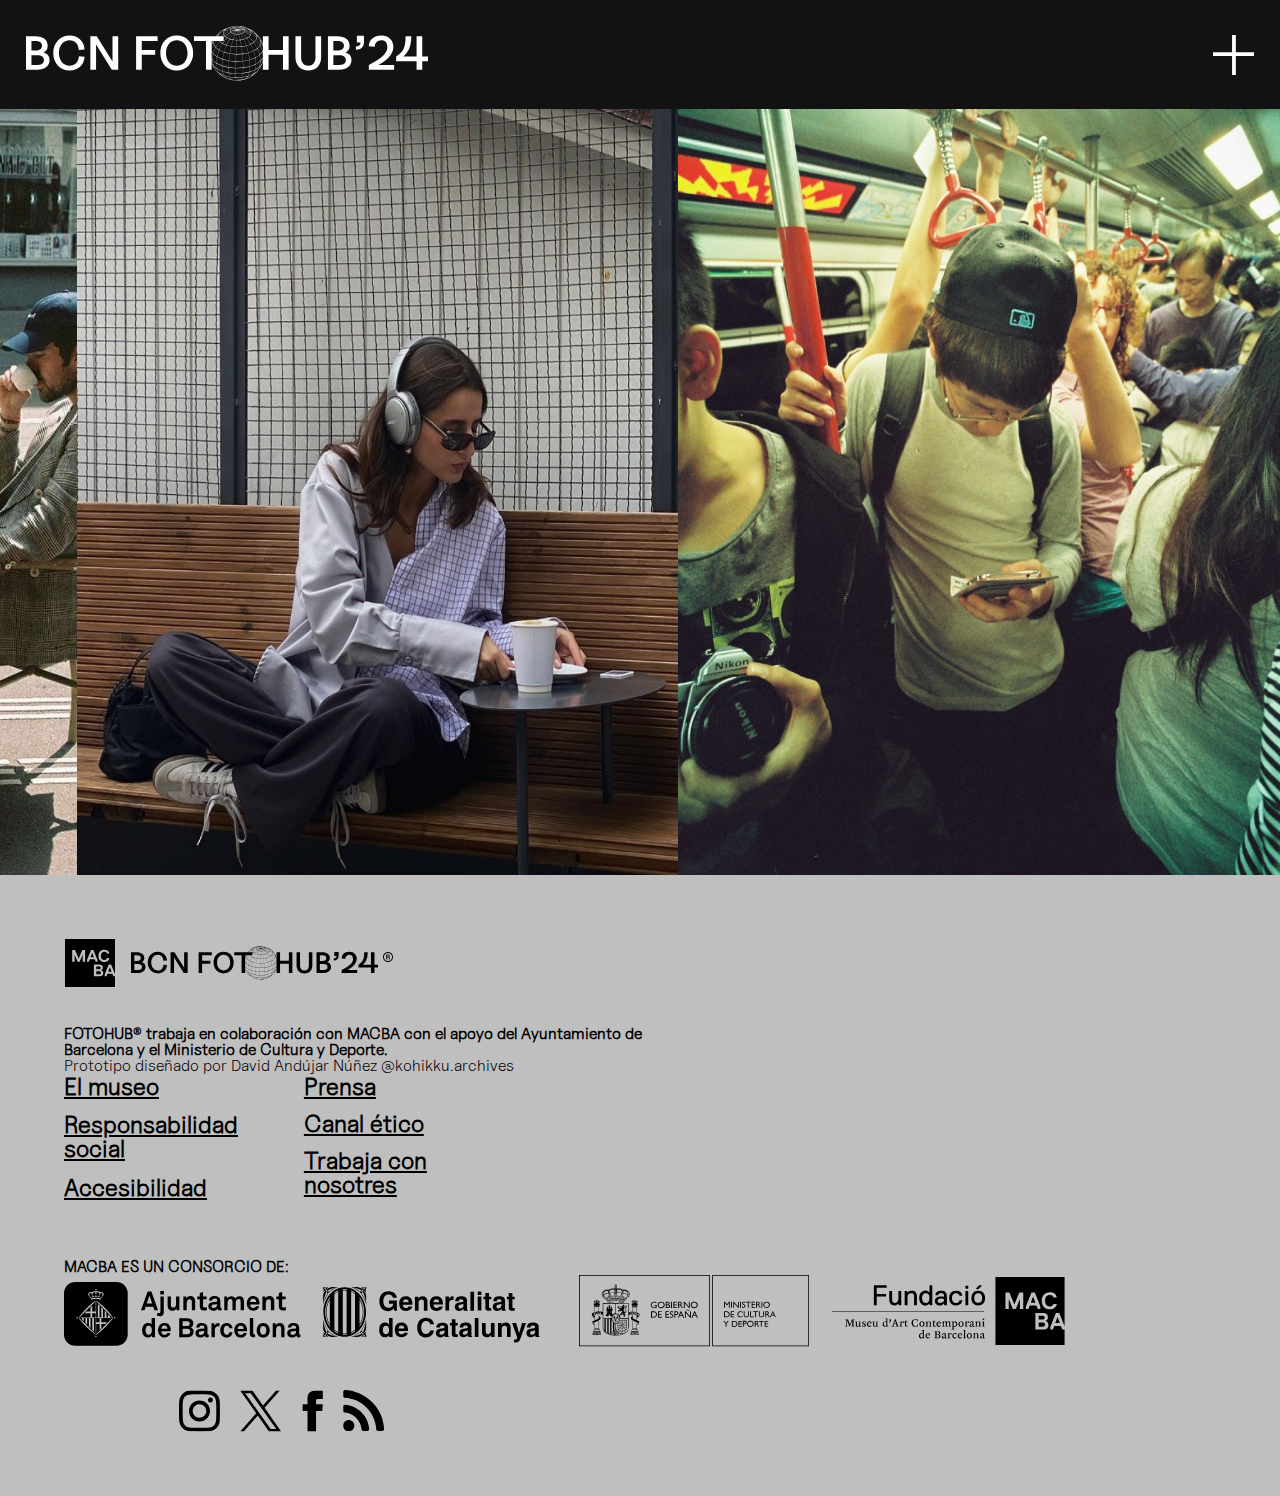
<file: index.html>
<!DOCTYPE html>
<html lang="es">
<head>
   <meta charset="utf-8">
   <meta name="author" content="David Andújar">
   <meta name="viewport" content="width=device-width, initial-scale=1.0">
   <meta name="description" content="Desplegables">
   <meta name="keywords" content="Desplegables">
   <title>BCN FOTOHUB'24</title>
   <link rel="shortcut icon" type="image/png" href="media/Favicon-03.png">
   <link rel="stylesheet" href="css/reset.css">
   <link rel="stylesheet" href="css/style.css">
   <script defer src="js/script.js"></script>
</head>
<body>
   <div id="myNav" class="overlay">
      <a href="javascript:void(0)" class="closebtn" onclick="closeNav()"><img src="media/menu plus2.svg"></img></a>
      <div class="overlay-content">
         <a href="programación.html">PROGRAMACIÓN</a>
         <a href="#">FOTÓGRAFES</a>
         <a href="#">FAQ</a>
         <a href="#">SOBRE MACBA</a>
         <a href="#">ORGANIZADORES</a>
         <a href="contacto.html">CONTÁCTANOS :)</a>
      </div>
   </div>
   <header>
      <div id="logotipo"><a href="index.html"><img src="media/LOGO.svg" alt="logo"></a></div>
      <img id="menu" onclick="openNav()" src="media/menu plus.svg" alt="logo"></img>
   </header>

   <div class="container">
        <div class="left-section">
            <h6>Apertura 16-28 Abr. 2024</h6>
            <hr>
            <h6>FOTOHUB te invita a contemplar Barcelona con ojos renovados, desvelando capas de belleza y lucha que a menudo pasan desapercibidas en la vorágine del día a día.</h6>
            <h2>En el corazón de Barcelona, la lente de les fotógrafes emergentes se convierte en un testigo silencioso de la belleza de la ciudad. Entre calles adoquinadas y rincones olvidados, les artistes encuentran una vía de escape a la precariedad que permea la vida urbana a la que se ven sometides.</h2>
        </div>
        <div class="right-section">
            <img id="imagehome" src="media/HOME1.jpg" alt="Imagen">
            <img id="imagehome" src="media/HOME2.jpg" alt="Imagen">
            <img id="imagehome" src="media/HOME3.jpg" alt="Imagen">
            <img id="imagehome" src="media/HOME4.jpg" alt="Imagen">
            <img id="imagehome" src="media/HOME5.jpg" alt="Imagen">
        </div>
    </div>
</body>

<footer>
   <div class="footer-caja">
      <div class= "footer-section-about">
         <img id="logofooter" src="media/MacbaFotohub.svg" alt="macba fotohub">
         <h6>FOTOHUB® trabaja en colaboración con MACBA con el apoyo del Ayuntamiento de Barcelona y el Ministerio de Cultura y Deporte.</h6>
         <p>Prototipo diseñado por David Andújar Núñez @kohikku.archives</p>
      </div>
      <div class= "footer-section-museo">
         <div class="museo-left">
            <h4>El museo</h4>
            <h4>Responsabilidad social</h4>
            <h4>Accesibilidad</h4>
         </div>
         <div class="museo-right">
            <h4>Prensa</h4>
            <h4>Canal ético</h4>
            <h4>Trabaja con nosotres</h4>
         </div>
      </div>
      <div class= "footer-section-consorcio">
         <h6>MACBA ES UN CONSORCIO DE:</h6>
         <img id="logofooter" src="media/Consorcio.svg" alt="macba fotohub">
      </div>
      <div class= "footer-section-socialmedia">
         <img src="media/Instagram.svg" alt="instagram">
         <img src="media/Twitter.svg" alt="x antes twitter">
         <img src="media/facebook.svg" alt="facebook">
         <img src="media/Share.svg" alt="share">
      </div>
   </div>
</footer>

</html>
</file>
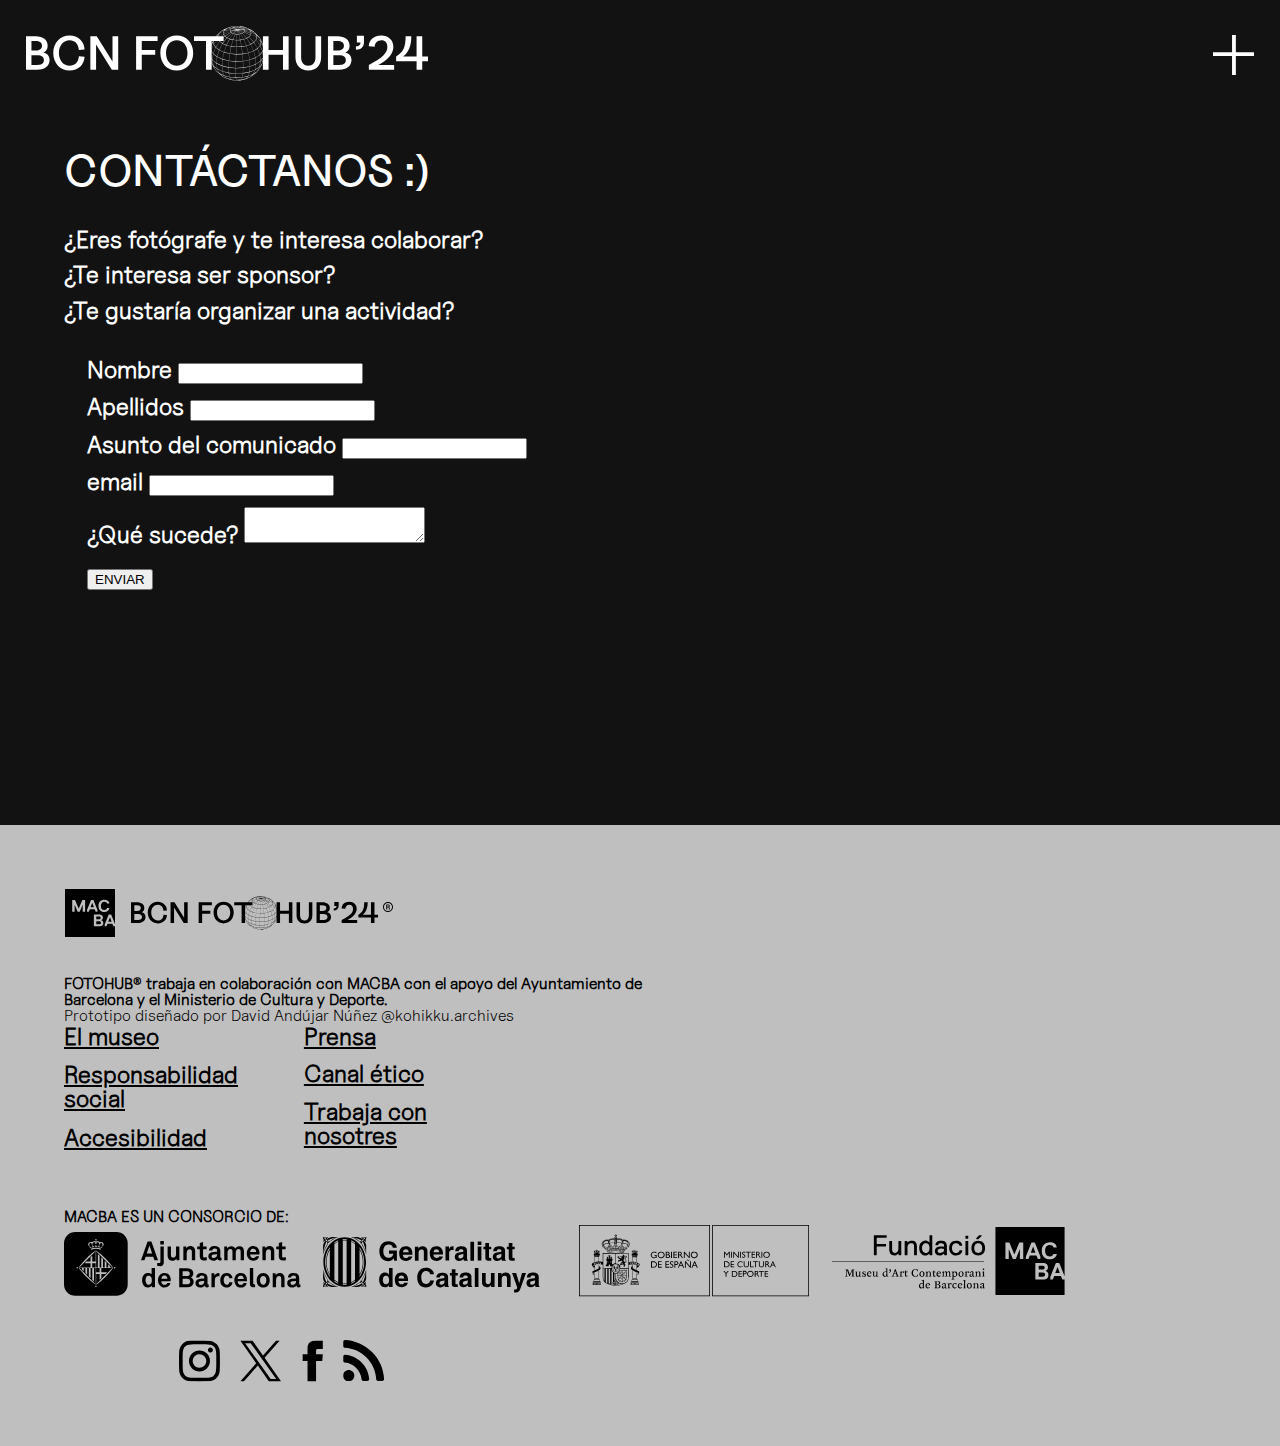
<file: contacto.html>
<!DOCTYPE html>
<html lang="es">
<head>
   <meta charset="utf-8">
   <meta name="author" content="David Andújar">
   <meta name="viewport" content="width=device-width, initial-scale=1.0">
   <meta name="description" content="Desplegables">
   <meta name="keywords" content="Desplegables">
   <title>CONTÁCTANOS :)</title>
   <link rel="shortcut icon" type="image/png" href="media/Favicon-03.png">
   <link rel="stylesheet" href="css/reset.css">
   <link rel="stylesheet" href="css/style.css">
   <script defer src="js/script.js"></script>
</head>
<body>
   <div id="myNav" class="overlay">
      <a href="javascript:void(0)" class="closebtn" onclick="closeNav()"><img src="media/menu plus2.svg"></img></a>
      <div class="overlay-content">
         <a href="programación.html">PROGRAMACIÓN</a>
         <a href="#">FOTÓGRAFES</a>
         <a href="#">FAQ</a>
         <a href="#">SOBRE MACBA</a>
         <a href="#">ORGANIZADORES</a>
         <a href="contacto.html">CONTÁCTANOS :)</a>
      </div>
   </div>
   <header>
      <div id="logotipo"><a href="index.html"><img src="media/LOGO.svg" alt="logo"></a></div>
      <img id="menu" onclick="openNav()" src="media/menu plus.svg" alt="logo"></img>
   </header>
   <div class="contacte">
      <h2>CONTÁCTANOS :)</h2>
      <h3>¿Eres fotógrafe y te interesa colaborar?</h3>
      <h3>¿Te interesa ser sponsor?</h3>
      <h3>¿Te gustaría organizar una actividad?</h3>
      <div class="formulari">

         <form action="/my-handling-form-page" method="post">
            <ul>
               <li>
                  <label for="name">Nombre</label>
                  <input type="text" id="name" name="user_name"/>
               </li>
               <li>
                  <label for="mail">Apellidos</label>
                  <input type="email" id="mail" name="user_mail"/>
               </li>
               <li>
                  <label for="mail">Asunto del comunicado</label>
                  <input type="email" id="mail" name="user_mail"/>
               </li>
               <li>
                  <label for="mail">email</label>
                  <input type="email" id="mail" name="user_mail"/>
               </li>
               <li>
                  <label for="msg">¿Qué sucede?</label>
                  <textarea id="msg" name="user_message"></textarea>
               </li>
               <li class="button">
                  <button type="submit">ENVIAR</button>
               </li>
            </ul>
         </form>
      </div>

      <div class="mapa">
         <iframe src="https://www.google.com/maps/embed?pb=!1m18!1m12!1m3!1d2993.5806285473823!2d2.1642918765659727!3d41.383195296254456!2m3!1f0!2f0!3f0!3m2!1i1024!2i768!4f13.1!3m3!1m2!1s0x12a4a2f5ac8c5ed1%3A0x8efd28fd5e2c7b2a!2sMuseu%20d&#39;Art%20Contemporani%20de%20Barcelona!5e0!3m2!1ses!2ses!4v1715819006501!5m2!1ses!2ses" width="600" height="450" style="border:0;" allowfullscreen="" loading="lazy" referrerpolicy="no-referrer-when-downgrade"></iframe>          
      </div>
   </div>


</body>

<footer>
   <div class="footer-caja">
      <div class= "footer-section-about">
         <img id="logofooter" src="media/MacbaFotohub.svg" alt="macba fotohub">
         <h6>FOTOHUB® trabaja en colaboración con MACBA con el apoyo del Ayuntamiento de Barcelona y el Ministerio de Cultura y Deporte.</h6>
         <p>Prototipo diseñado por David Andújar Núñez @kohikku.archives</p>
      </div>
      <div class= "footer-section-museo">
         <div class="museo-left">
            <h4>El museo</h4>
            <h4>Responsabilidad social</h4>
            <h4>Accesibilidad</h4>
         </div>
         <div class="museo-right">
            <h4>Prensa</h4>
            <h4>Canal ético</h4>
            <h4>Trabaja con nosotres</h4>
         </div>
      </div>
      <div class= "footer-section-consorcio">
         <h6>MACBA ES UN CONSORCIO DE:</h6>
         <img id="logofooter" src="media/Consorcio.svg" alt="macba fotohub">
      </div>
      <div class= "footer-section-socialmedia">
         <img src="media/Instagram.svg" alt="instagram">
         <img src="media/Twitter.svg" alt="x antes twitter">
         <img src="media/facebook.svg" alt="facebook">
         <img src="media/Share.svg" alt="share">
      </div>
   </div>
</footer>
</html>
</file>
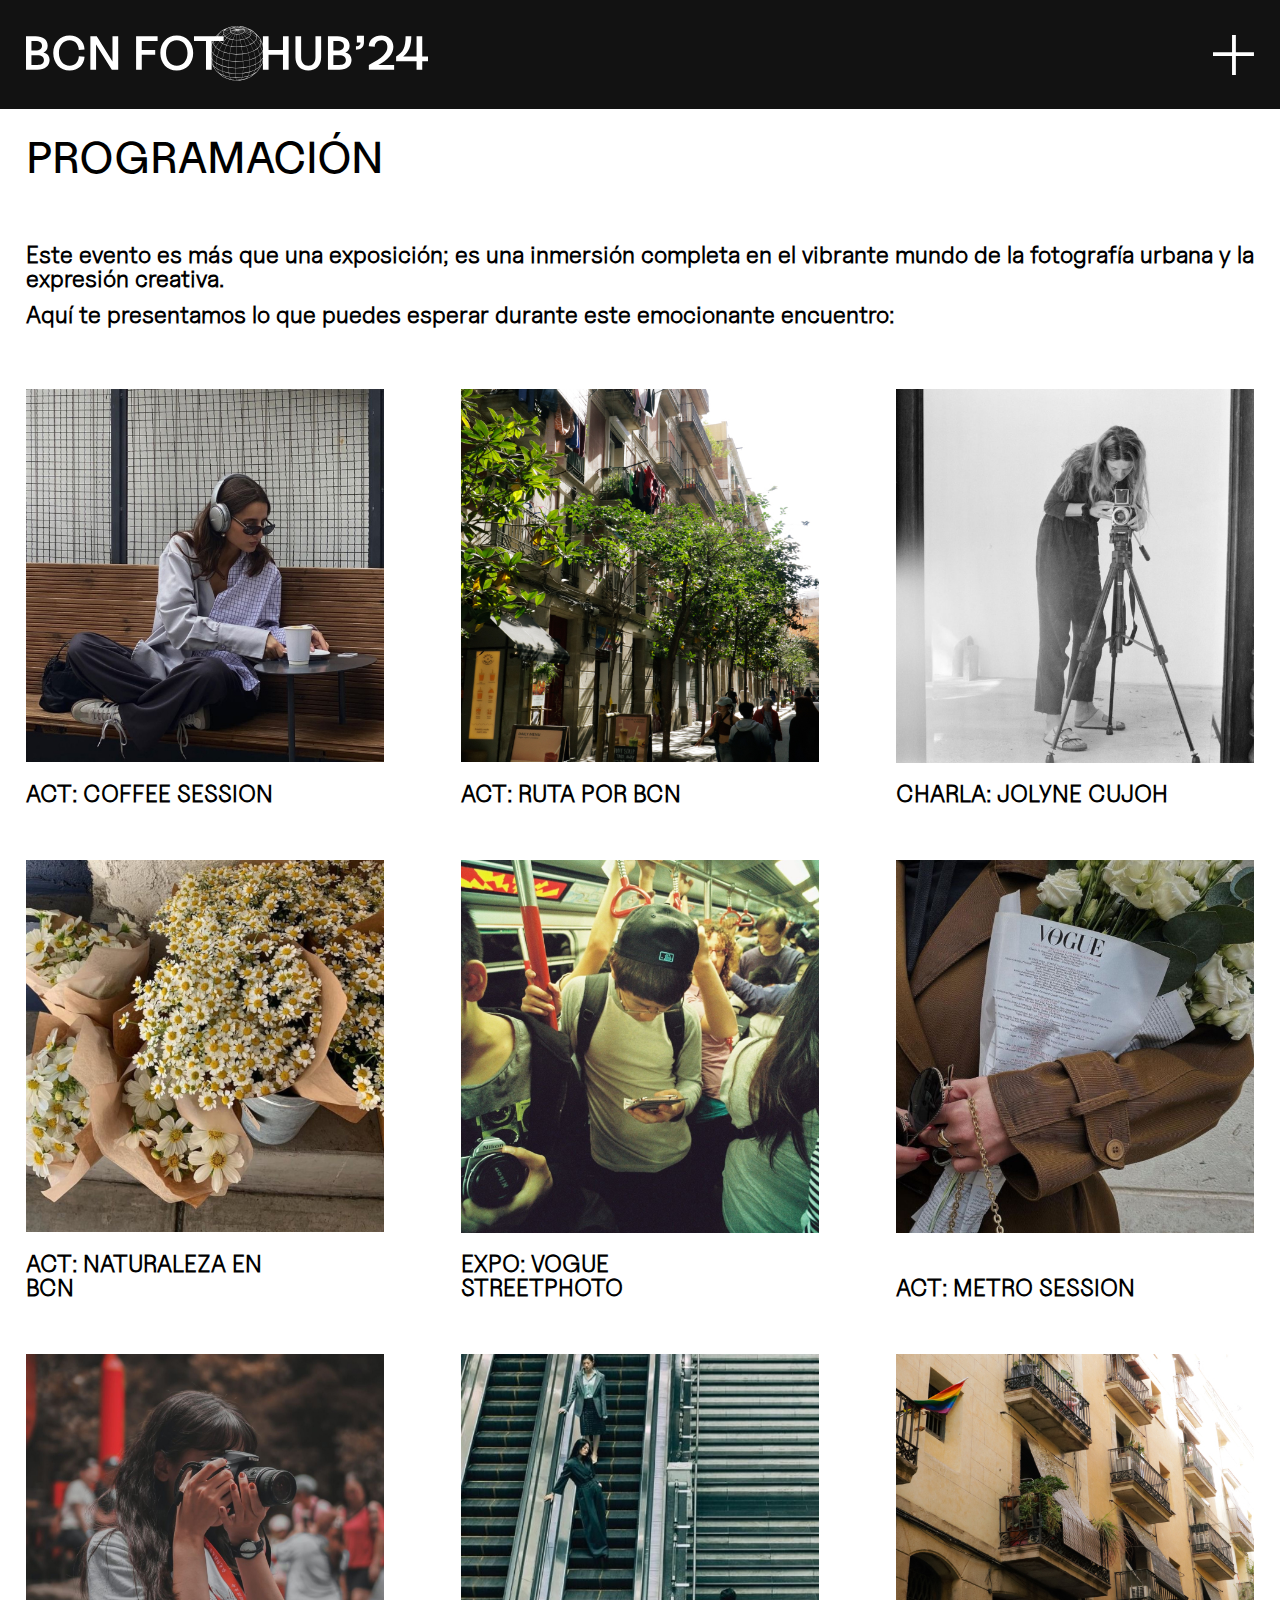
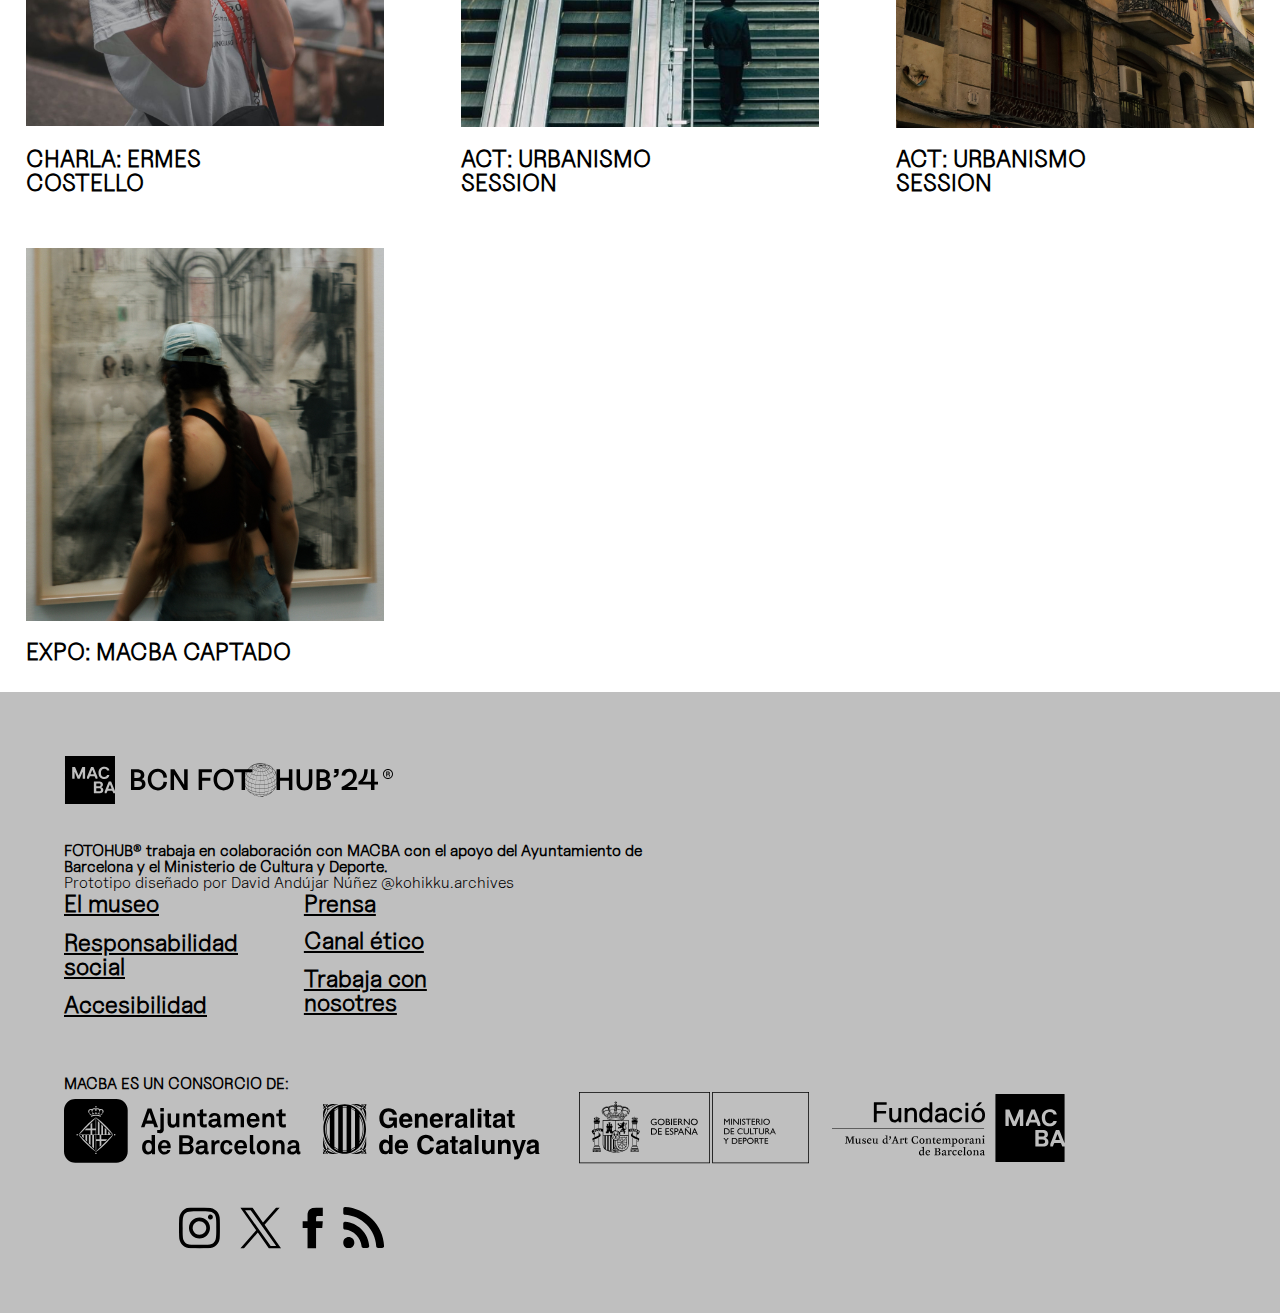
<file: programación.html>
<!DOCTYPE html>
<html lang="es">
<head>
   <meta charset="utf-8">
   <meta name="author" content="David Andújar">
   <meta name="viewport" content="width=device-width, initial-scale=1.0">
   <meta name="description" content="Desplegables">
   <meta name="keywords" content="Desplegables">
   <title>PROGRAMACIÓN</title>
   <link rel="shortcut icon" type="image/png" href="media/Favicon-03.png">
   <link rel="stylesheet" href="css/reset.css">
   <link rel="stylesheet" href="css/style.css">
   <script defer src="js/script.js"></script>
</head>
<body>
   <div id="myNav" class="overlay">
      <a href="javascript:void(0)" class="closebtn" onclick="closeNav()"><img src="media/menu plus2.svg"></img></a>
      <div class="overlay-content">
         <a href="programación.html">PROGRAMACIÓN</a>
         <a href="#">FOTÓGRAFES</a>
         <a href="#">FAQ</a>
         <a href="#">SOBRE MACBA</a>
         <a href="#">ORGANIZADORES</a>
         <a href="contacto.html">CONTÁCTANOS :)</a>
      </div>
   </div>
   <header>
      <div id="logotipo"><a href="index.html"><img src="media/LOGO.svg" alt="logo"></a></div>
      <img id="menu" onclick="openNav()" src="media/menu plus.svg" alt="logo"></img>
   </header>

   <div id="cabecera">
      <div id=cabecera2><h2>PROGRAMACIÓN</h2></div>
      <div id=cabecera2>
         <h3>Este evento es más que una exposición; es una inmersión completa en el vibrante mundo de la fotografía urbana y la expresión creativa.</h3>
         <h3>Aquí te presentamos lo que puedes esperar durante este emocionante encuentro:</h3>
      </div>
   </div>

   <div id="grupos">
      <div class="grupo">
         <img src="media/Rectangle 8.jpg" alt="chica moderna tomando café">
         <h3>ACT: COFFEE SESSION</h3>
      </div>
      <div class="grupo">
         <img src="media/Rectangle 9.jpg" alt="calle de barcelona">
         <h3>ACT: RUTA POR BCN</h3>
      </div>
      <div class="grupo">
         <img src="media/Rectangle 10.jpg" alt="chica sacando un a foto">
         <h3>CHARLA: JOLYNE CUJOH</h3>
      </div>
      <div class="grupo">
         <img src="media/Rectangle 11.jpg" alt="ramo de margaritas">
         <h3>ACT: NATURALEZA EN BCN</h3>
      </div>
      <div class="grupo">
         <img src="media/Rectangle 12.jpg" alt="fotografía callejera en el metro">
         <h3>EXPO: VOGUE STREETPHOTO</h3>
      </div>
      <div class="grupo">
         <img src="media/Rectangle 13.jpg" alt="ramo de flores hecho con una revista vogue">
         <h3>ACT: METRO SESSION</h3>
      </div>
      <div class="grupo">
         <img src="media/Rectangle 14.jpg" alt="chica sacando fotos en la calle">
         <h3>CHARLA: ERMES COSTELLO</h3>
      </div>
      <div class="grupo">
         <img src="media/Rectangle 15.jpg" alt="fotograía de revista en una estación de metro">
         <h3>ACT: URBANISMO SESSION</h3>
      </div>
      <div class="grupo">
         <img src="media/Rectangle 16.jpg" alt="fachada piso de barcelona cualquiera">
         <h3>ACT: URBANISMO SESSION</h3>
      </div>
      <div class="grupo">
         <img src="media/Rectangle 17.jpg" alt="alma en el macba">
         <h3>EXPO: MACBA CAPTADO</h3>
      </div>
      
   </div>
</body>

<footer>
   <div class="footer-caja">
      <div class= "footer-section-about">
         <img id="logofooter" src="media/MacbaFotohub.svg" alt="macba fotohub">
         <h6>FOTOHUB® trabaja en colaboración con MACBA con el apoyo del Ayuntamiento de Barcelona y el Ministerio de Cultura y Deporte.</h6>
         <p>Prototipo diseñado por David Andújar Núñez @kohikku.archives</p>
      </div>
      <div class= "footer-section-museo">
         <div class="museo-left">
            <h4>El museo</h4>
            <h4>Responsabilidad social</h4>
            <h4>Accesibilidad</h4>
         </div>
         <div class="museo-right">
            <h4>Prensa</h4>
            <h4>Canal ético</h4>
            <h4>Trabaja con nosotres</h4>
         </div>
      </div>
      <div class= "footer-section-consorcio">
         <h6>MACBA ES UN CONSORCIO DE:</h6>
         <img id="logofooter" src="media/Consorcio.svg" alt="macba fotohub">
      </div>
      <div class= "footer-section-socialmedia">
         <img src="media/Instagram.svg" alt="instagram">
         <img src="media/Twitter.svg" alt="x antes twitter">
         <img src="media/facebook.svg" alt="facebook">
         <img src="media/Share.svg" alt="share">
      </div>
   </div>
</footer>

</html>
</file>
<file: css/style.css>
html {
    margin: 0;
    padding: 0;
    box-sizing: border-box;
}

*, *::before, *::after{
    box-sizing: inherit;
}

@font-face {
    font-family: "Uncut sans"; 
    src: url('../fonts/UncutSans-Regular.woff');
    src: url('../fonts/UncutSans-Semibold.woff');
    src: url('../fonts/UncutSans-Medium.woff');
    src: url('../fonts/UncutSans-Book.woff');
    src: url('../fonts/UncutSans-Light.woff');
}

@font-face{ 
    font-family: "Uncut sans Medium";
    src: url('../fonts/UncutSans-Medium.woff');
}    

@font-face{ 
    font-family: "Uncut sans semibold";
    src: url('../fonts/UncutSans-Semibold.woff');
     font-weight: 500;font-weight: 500;
}

@font-face{ 
    font-family: "Uncut sans semibold Italic";
    src: url('../fonts/UncutSans-SemiboldItalic.woff');
}

@font-face {
    font-family: "Uncut sans Italic";
    src: url('../fonts/UncutSans-RegularItalic.woff');
    src: url('../fonts/UncutSans-SemiboldItalic.woff');
    src: url('../fonts/UncutSans-MediumItalic.woff');
    src: url('../fonts/UncutSans-BookItalic.woff');
    src: url('../fonts/UncutSans-LightItalic.woff');
}

body{
    overflow-x: hidden;
    font-family: "Uncut sans";
    font-optical-sizing: auto;
}


/*HEADER*/
header{
    width: 100%;
    height: auto;
    background-color: #121212;
    display: flex;
    justify-content: space-between;
}

.overlay{
    height: 100%;
    width: 0%;
    position: fixed;
    z-index: 1;
    top: 0;
    left: 0;
    background-color: black;
    overflow-x: hidden;
    transition: .5s;
}

.overlay-content{
    position: relative;
    top: 25%;
    width: 100%;
    margin-top: 30px;
    padding:0% 0% 0% 3%
}

.overlay a{
    padding: 8px;
    text-decoration: none;
    font-family: "Uncut sans semibold";
    font-size: 4.5rem;
    color: white;
    display: block;
    transition: .3s;
}

.overlay a:hover{
    font-family: "Uncut sans semibold Italic";
    text-decoration-line: underline;
}

.overlay .closebtn{
    position: absolute;
    top: 20px;
    right: 45px;
}

#logotipo{
    padding: 2%;
    cursor: pointer;
}

#logotipo img{
    color: white;
    width: 100%;
}

#menu{
    padding: 2%;
    cursor: pointer;
}

#menu img{
    color: white;
    width: 100%;
} 
/*HEADER*/


/*GRUPOS PROGRAMACIÓN*/
#cabecera{
    width: 100vw;
    height: auto;
    color: black;
    background-color: white;
    display: flex;
    flex-direction: row;
    flex-wrap: wrap;
    justify-content: space-between;
}

#cabecera2{
    display: flex;
    justify-content: space-between;
    flex-direction: column;
    padding-bottom: 10%;
    padding:2% 2% 2% 2%;
}

#grupos {
    width: 100vw;
    height: auto;
    color: black;
    background-color: white;
    display: flex;
    flex-direction: row;
    flex-wrap: wrap;
    justify-content: space-between;
/*    margin: 5px;*/
}

.grupo {
    width: 32%;
    height: auto;
    display: flex;
    justify-content: space-between;
    flex-direction: column;
    padding-bottom: 10%;
    padding:2% 2% 2% 2%;
}

.grupo img {
    width: 100%;
    padding:0% 0% 5% 0%;
}

.grupo h3 {
    width: 80%;
}

.grupo h3:hover{
    font-family: "Uncut sans Italic";
    text-decoration-line: underline;
}


/*CONTAINER*/
.container {
    display: flex;
}

.left-section, .right-section {
    flex: 1;
    display: flex;
    justify-content: center;
}

.left-section {
    flex-direction: column;
    color: white;
    text-align: left;
    background-color: #121212;
    padding: 5% 3% 3% 3%;
}

.left-section h6, hr{
    margin-bottom: 1%;
}

.left-section h2{
    padding: 10% 0% 3% 0%;
}

#imagehome {
    max-width: 100%;
    max-height: 100%;
}

hr{
    width: 100%;
    height: auto;
    color: white;
    text-decoration-thickness: 3px;
}

/*ESTILOS*/
h1{
    font-family: "Uncut sans Bold";
    font-weight: 800;  
    font-size: 2rem;
    width: 100%;
    padding: 10% 0% 10% 0%;
}

h2 {
    font-family: "Uncut sans Medium";
    font-weight: 500; 
    font-size: 2.8rem;
    width: 100%;
    padding: 0% 0% 3% 0%;
}

h3{
    font-weight: 800; 
    font-size: 1.5rem;
    width: 100%;
    padding: 0% 0% 1% 0%;
}

h4{
    font-weight: 1000; 
    font-size: 1.5rem;
    width: 70%;
    text-decoration: underline;
    padding: 0% 0% 6% 0%;
}

h6{
    font-weight: bold; 
    font-size: 1rem;
    width: 70%;
}

p {
    font-weight: Book; 
    font-size: 1rem;
    width: 70%;
}


/*FORMULARI*/

.contacte {
    width: 100%;
    height: auto;
    color: white;
    background-color: #121212;
    display:flex;
    flex-wrap:wrap;
    padding:3% 5% 3% 5%;
}

.formulari {
    width: 50%;
    height: auto;
    padding: 2%;
}

.mapa {
    width: 50vh;
    height: 100%;
}

#textarea {
    width: 100%;
}

ul {
    list-style: none;
    font-size: 4rem;
    font-weight: bold;
    color: black;
}

li {
    color: white;
    font-size:1.5rem;
    padding-bottom:2%;
}

.button {
    font-size: 2rem;
    font-weight: bold;
    color: white;
}

/*FOOTER*/
footer {
    background-color: #BFBFBF;
    padding: 5%;
    color: black;
}

.footer-caja {
    display: flex;
	flex-wrap: wrap;
    justify-content: space-between;
}

.footer-section {
	width: 40%;
    padding: 0% 0% 4% 0%;
}

.footer-section-museo{
    width: 40%;
    padding: 0% 0% 4% 0%;
    display: flex;
    justify-content: space-between;
}

.footer-section-socialmedia{
    width: 10%;
    padding: 0% 20% 0% 10%;
    display: flex;
    justify-content: space-between;
}

.footer-section-socialmedia img{
    margin-right: 20px; 
}

#logofooter{
    padding: 0% 0% 4% 0%;
}



/*MEDIA*/
@media screen and (max-width: 768px) {

/*  HOME*/
    .container {
    width: 100%;
    display: flex;
    flex-direction: column;
}

/*  CONTACTO*/
    .contacte {
        width: 100%;
        display: flex;
        flex-direction: column;
        padding:20% 5% 3% 5%;
    }

/*  MENÚ*/
    .overlay a{
        padding: 3px;
        text-decoration: none;
        font-family: "Uncut sans semibold";
        font-size: 3rem;
        transition: .3s;
    }

    .overlay-content{
        padding:50% 0% 0% 5%
    }


/*  PROGRAMACIÓN*/
    #cabecera{
        width: 100%;
        padding:20% 5% 5% 5%;
    }

    #grupos{
        width: 100%;
        display: flex;
        flex-direction: column;
    }

    .grupo{
        width: 100%;
        height: auto;
        padding:5% 5% 5% 5%;
    }


/*  FOOTHER*/
    .footer-caja {
        width: 100%;
        flex-direction: column;
    }

    .footer-section {
        width: 100%;
        padding: 5%;
    }

    .footer-section-museo{
        width: 100%;
        display: flex;
        flex-direction: column;
        padding: 5%;

    }

    .footer-section-consorcio{
        display: none;
    }
}
</file>
